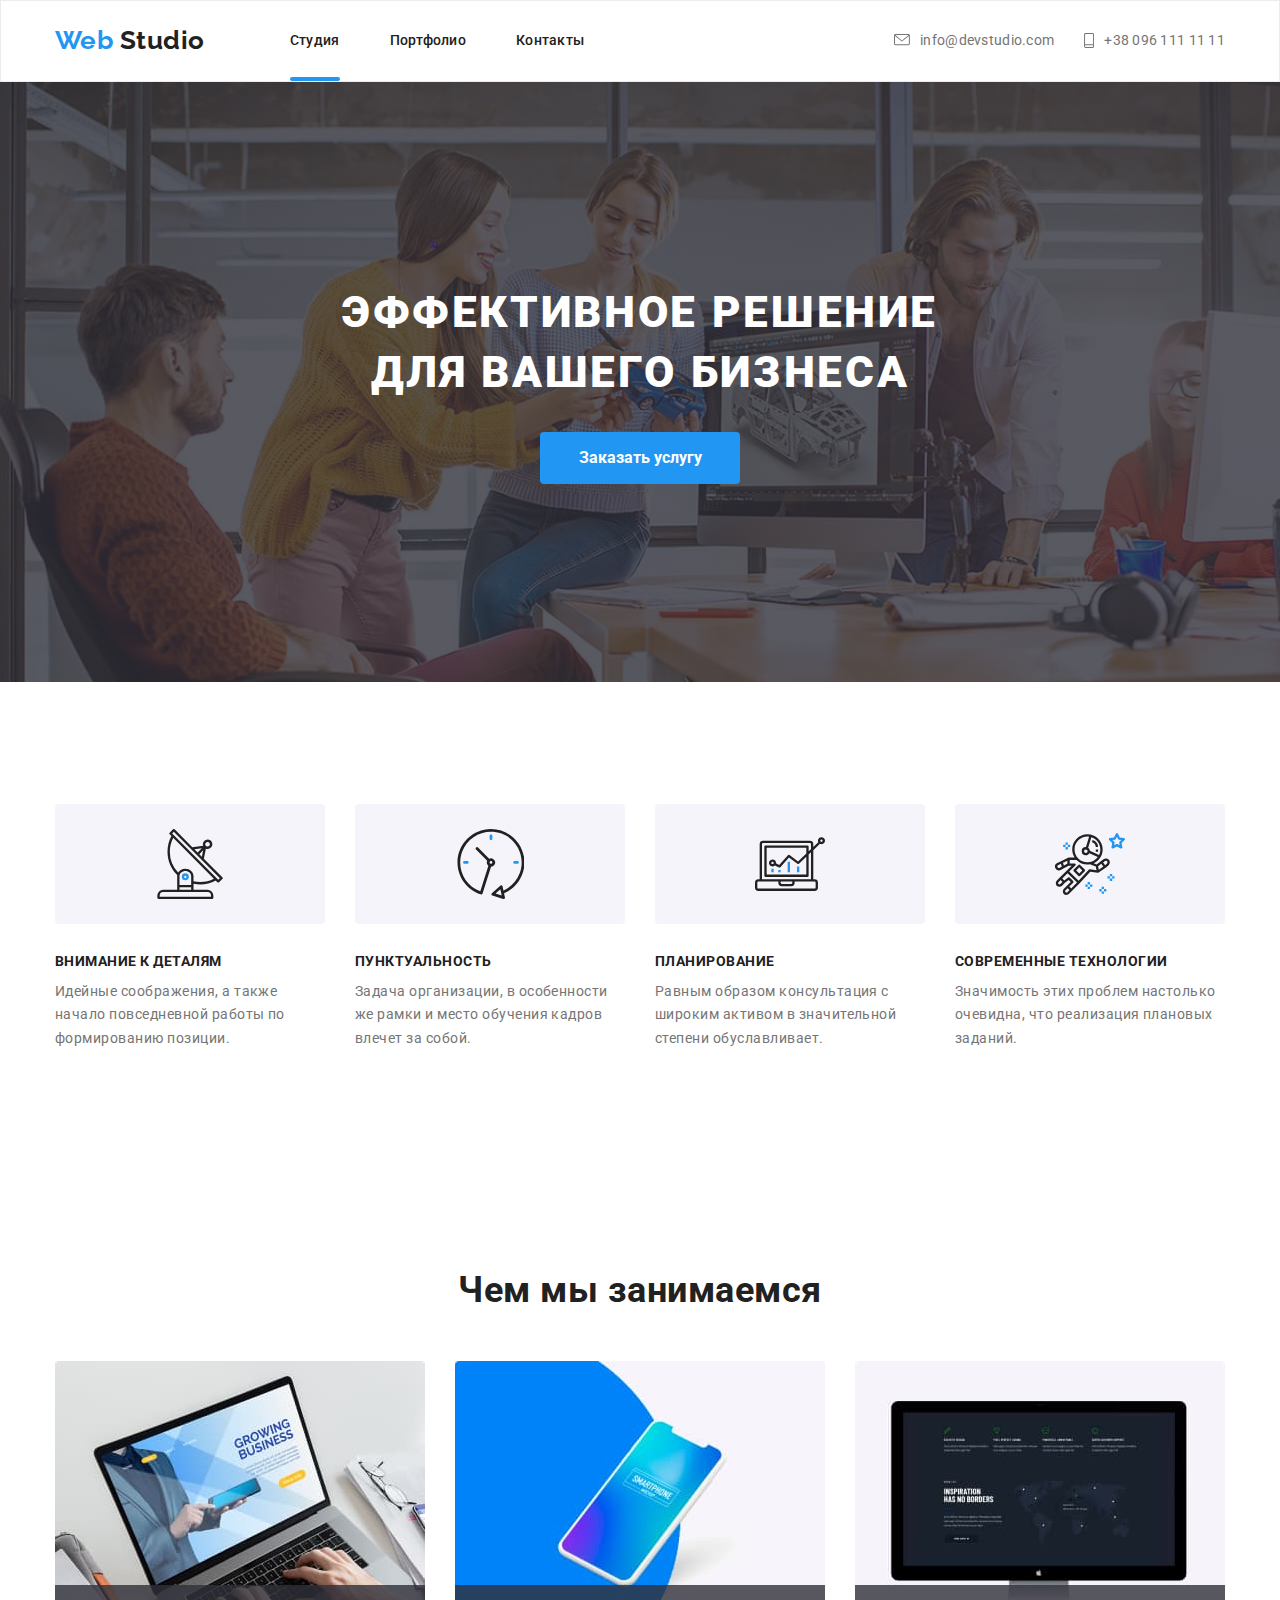
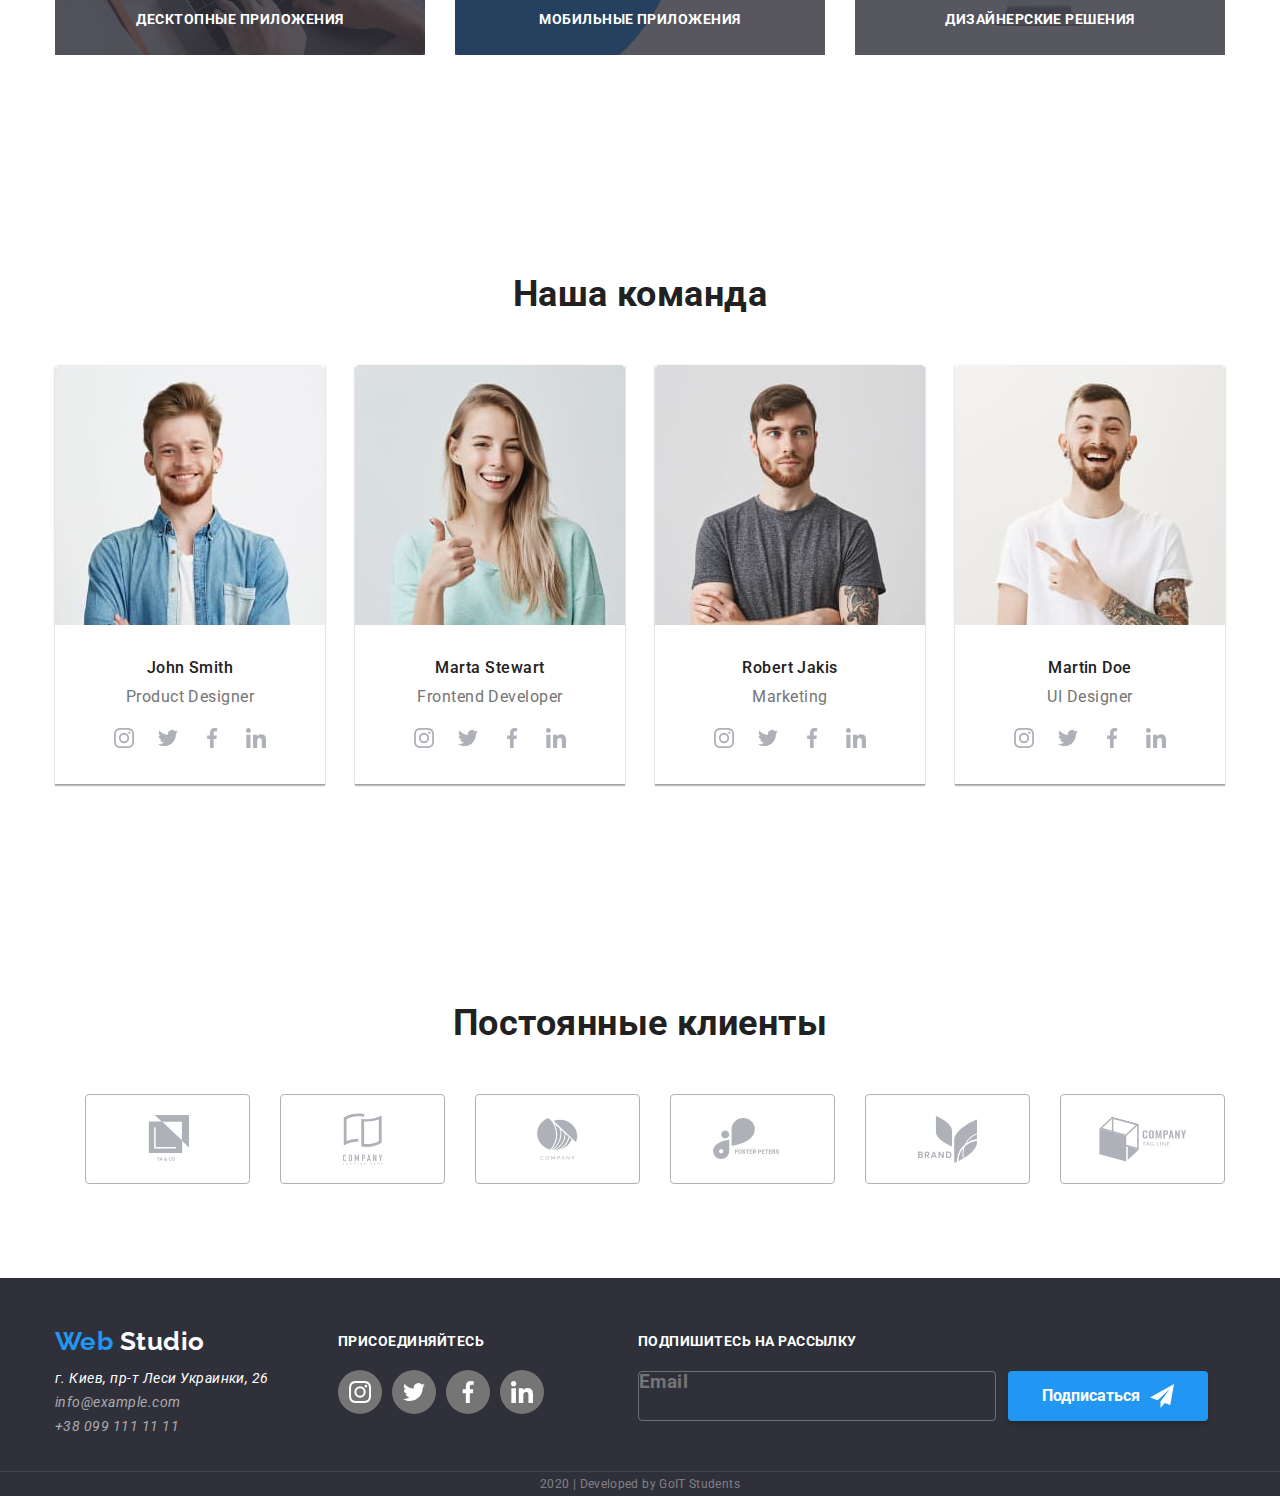
<file: index.html>
<!DOCTYPE html>
<html lang="ru">
  <head>
    <meta charset="UTF-8" />
    <meta name="viewport" content="width=device-width, initial-scale=1.0" />
    <title>Document</title>
    <link
      href="https://fonts.googleapis.com/css2?family=Raleway:wght@400;700&family=Roboto:wght@400;500;700;900&display=swap"
      rel="stylesheet"
    />
    <link
      rel="stylesheet"
      href="https://cdnjs.cloudflare.com/ajax/libs/modern-normalize/0.6.0/modern-normalize.min.css"
    />
    <link rel="stylesheet" href="./css/style.css" />
  </head>

  <body>
    <!-- HEADER -->
    <header class="page-header">
      <div class="container">
        <nav class="header-container">
          <a href="./index.html" class="header-logo link">
            Web <span class="header-accent"> Studio </span></a
          >
          <ul class="site-nav list">
            <li class="site-item">
              <a href="./index.html" class="site-link studio">Студия</a></li>
            <li class="site-item">
              <a href="./portfolio.html" class="site-link">Портфолио</a>
            </li>
            <li class="site-item"><a href="#" class="site-link">Контакты</a></li>
          </ul>
        </nav>
        <div class="contact-container">
          <ul class="contact-nav list">
            <li class="">
              <a href="mailto:info@devstudio.com" class="contact-nav link">
                <svg class="icon-mail" width="16px" height="11px">
                  <use href="./images/symbol-defs.svg#icon-mail"></use>
                </svg>
                info@devstudio.com</a
              >
            </li>
            <li>
              <a href="tel:+380961111111" class="contact-nav link">
                <svg class="icon-telefon">
                  <use href="./images/symbol-defs.svg#icon-telefon"></use>
                </svg>
                +38 096 111 11 11</a
              >
            </li>
          </ul>
        </div>
      </div>
    </header>

    <main>
      <section class="hero-section">
        <div class="hero">
          <h1 class="hero-title">
            эффективное решение <br> 
            для вашего бизнеса
          </h1>
          <button class="hero-button">Заказать услугу</button>
        </div>
      </section>

      <!-- Features -->
      <section class="section">
        <div class="section-container">
          <h2 class="is-hidden">Особенности</h2>
          <ul class="features-container list">
            <li class="features-card">
              <svg class="icon-antena">
                <use
                  href="./images/symbol-defs.svg#icon-antena"
                  width="70"
                  height="70"
                ></use>
              </svg>

              <h3 class="features-title">внимание к деталям</h3>
              <p class="features-text">
                Идейные соображения, а также начало повседневной работы по
                формированию позиции.
              </p>
            </li>

            <li class="features-card">
              <svg class="icon-clock">
                <use
                  href="./images/symbol-defs.svg#icon-clock"
                  width="70"
                  height="70"
                ></use>
              </svg>

              <h3 class="features-title">пунктуальность</h3>
              <p class="features-text">
                Задача организации, в особенности же рамки и место обучения
                кадров влечет за собой.
              </p>
            </li>
            <li class="features-card">
              <svg class="icon-diagram">
                <use
                  href="./images/symbol-defs.svg#icon-diagram"
                  width="70"
                  height="70"
                ></use>
              </svg>

              <h3 class="features-title">планирование</h3>
              <p class="features-text">
                Равным образом консультация с широким активом в значительной
                степени обуславливает.
              </p>
            </li>
            <li class="features-card">
              <svg class="icon-astronaut">
                <use
                  href="./images/symbol-defs.svg#icon-astronaut"
                  width="70"
                  height="70"
                ></use>
              </svg>

              <h3 class="features-title">современные технологии</h3>
              <p class="features-text">
                Значимость этих проблем настолько очевидна, что реализация
                плановых заданий.
              </p>
            </li>
          </ul>
        </div>
      </section>

      <!-- Чем мы занимаемся -->
      <section class="section">
        <div class="section-container">
          <h2 class="divace-title">Чем мы занимаемся</h2>
          <ul class="divace list">
            <li class="divace-card">
              <img
                src="./images/desctop_img.jpg"
                alt="Ноутбук"
                width="370"
                class="desctop-img"
              />
              <h3 class="divace-subtitle">десктопные приложения</h3>
            </li>
            <li class="divace-card">
              <img
                src="./images/mobile_img.jpg"
                alt="Телефон"
                width="370"
                class="mobile-img"
              />
              <h3 class="divace-subtitle">мобильные приложения</h3>
            </li>
            <li class="divace-card">
              <img
                src="./images/monitor_img.jpg"
                alt="Монитор"
                width="370"
                class="monitor-img"
              />
              <h3 class="divace-subtitle">дизайнерские решения</h3>
            </li>
          </ul>
        </div>
      </section>

      <!-- Наша команда -->
      <section class="section">
        <div class="team-container">
          <h2 class="team-title">Наша команда</h2>
          <ul class="team list">
            <li class="team-card">
              <img
                src="./images/johnsmith_img.jpg"
                alt="Фото Джон Смит"
                width="270"
                height="260"
              />
              <h3 class="team-subtitle">John Smith</h3>
              <p class="team-text">Product Designer</p>
              <ul class="team-icon list">
                <li class="icon-link">
                  <a href="#" class="team-link"
                    ><svg class="team-icon-instagram" width="44" height="44">
                      <use href="./images/symbol-defs.svg#icon-instagram"></use>
                    </svg>
                  </a>
                </li>
                <li class="icon-link">
                  <a href="#" class="team-link"
                    ><svg class="team-icon-twitter" width="44" height="44">
                      <use href="./images/symbol-defs.svg#icon-twitter"></use>
                    </svg>
                  </a>
                </li>
                <li class="icon-link">
                  <a href="#" class="team-link"
                    ><svg class="team-icon-facebook" width="44" height="44">
                      <use href="./images/symbol-defs.svg#icon-facebook"></use>
                    </svg>
                  </a>
                </li>
                <li class="icon-link">
                  <a href="#" class="team-link"
                    ><svg class="team-icon-linkedin" width="44" height="44">
                      <use href="./images/symbol-defs.svg#icon-linkedin"></use>
                    </svg>
                  </a>
                </li>
              </ul>
            </li>

            <li class="team-card">
              <img
                src="./images/martastewart_img.jpg"
                alt="Фото Марта Стюарт"
                width="270"
                height="260"
              />
              <h3 class="team-subtitle">Marta Stewart</h3>
              <p class="team-text">Frontend Developer</p>

              <ul class="team-icon list">
                <li class="icon-link">
                  <a href="#" class="team-link"
                    ><svg class="team-icon-instagram" width="44" height="44">
                      <use href="./images/symbol-defs.svg#icon-instagram"></use>
                    </svg>
                  </a>
                </li>
                <li class="icon-link">
                  <a href="#" class="team-link"
                    ><svg class="team-icon-twitter" width="44" height="44">
                      <use href="./images/symbol-defs.svg#icon-twitter"></use>
                    </svg>
                  </a>
                </li>
                <li class="icon-link">
                  <a href="#" class="team-link"
                    ><svg class="team-icon-facebook" width="44" height="44">
                      <use href="./images/symbol-defs.svg#icon-facebook"></use>
                    </svg>
                  </a>
                </li>
                <li class="icon-link">
                  <a href="#" class="team-link"
                    ><svg class="team-icon-linkedin" width="44" height="44">
                      <use href="./images/symbol-defs.svg#icon-linkedin"></use>
                    </svg>
                  </a>
                </li>
              </ul>
            </li>

            <li class="team-card">
              <img
                src="./images/robertjakis_img.jpg"
                alt="Фото Роберт Джакис"
                width="270"
                height="260"
              />
              <h3 class="team-subtitle">Robert Jakis</h3>
              <p class="team-text">Marketing</p>

              <ul class="team-icon list">
                <li class="icon-link">
                  <a href="#" class="team-link"
                    ><svg class="team-icon-instagram" width="44" height="44">
                      <use href="./images/symbol-defs.svg#icon-instagram"></use>
                    </svg>
                  </a>
                </li>
                <li class="icon-link">
                  <a href="#" class="team-link"
                    ><svg class="team-icon-twitter" width="44" height="44">
                      <use href="./images/symbol-defs.svg#icon-twitter"></use>
                    </svg>
                  </a>
                </li>
                <li class="icon-link">
                  <a href="#" class="team-link"
                    ><svg class="team-icon-facebook" width="44" height="44">
                      <use href="./images/symbol-defs.svg#icon-facebook"></use>
                    </svg>
                  </a>
                </li>
                <li class="icon-link">
                  <a href="#" class="team-link"
                    ><svg class="team-icon-linkedin" width="44" height="44">
                      <use href="./images/symbol-defs.svg#icon-linkedin"></use>
                    </svg>
                  </a>
                </li>
              </ul>
            </li>

            <li class="team-card">
              <img
                src="./images/martindoe_img.jpg"
                alt="Фото Мартин Доу"
                width="270"
                height="260"
              />
              <h3 class="team-subtitle">Martin Doe</h3>
              <p class="team-text">UI Designer</p>

              <ul class="team-icon list">
                <li class="icon-link">
                  <a href="#" class="team-link"
                    ><svg class="team-icon-instagram" width="44" height="44">
                      <use href="./images/symbol-defs.svg#icon-instagram"></use>
                    </svg>
                  </a>
                </li>
                <li class="icon-link">
                  <a href="#" class="team-link"
                    ><svg class="team-icon-twitter" width="44" height="44">
                      <use href="./images/symbol-defs.svg#icon-twitter"></use>
                    </svg>
                  </a>
                </li>
                <li class="icon-link">
                  <a href="#" class="team-link"
                    ><svg class="team-icon-facebook" width="44" height="44">
                      <use href="./images/symbol-defs.svg#icon-facebook"></use>
                    </svg>
                  </a>
                </li>
                <li class="icon-link">
                  <a href="#" class="team-link"
                    ><svg class="team-icon-linkedin" width="44" height="44">
                      <use href="./images/symbol-defs.svg#icon-linkedin"></use>
                    </svg>
                  </a>
                </li>
              </ul>
            </li>
          </ul>
        </div>
      </section>

      <!-- Постоянные клиенты -->
      <section class="section">
        <div class="customer-container">
          <h2 class="customer-title">Постоянные клиенты</h2>

          <ul class="customer list">
            <li class="customer-logo">
              <a href="#" class="customer-link">
                <svg class="icon-logo_1">
                  <use href="./images/symbol-defs.svg#icon-logo_1"></use>
                </svg>
              </a>
            </li>
            <li class="customer-logo">
              <a href="#" class="customer-link">
                <svg class="icon-logo_2">
                  <use href="./images/symbol-defs.svg#icon-logo_2"></use>
                </svg>
              </a>
            </li>
            <li class="customer-logo">
              <a href="#" class="customer-link">
                <svg class="icon-logo_3">
                  <use href="./images/symbol-defs.svg#icon-logo_3"></use>
                </svg>
              </a>
            </li>
            <li class="customer-logo">
              <a href="#" class="customer-link">
                <svg class="icon-logo_4">
                  <use href="./images/symbol-defs.svg#icon-logo_4"></use>
                </svg>
              </a>
            </li>
            <li class="customer-logo">
              <a href="#" class="customer-link">
                <svg class="icon-logo_5">
                  <use href="./images/symbol-defs.svg#icon-logo_5"></use>
                </svg>
              </a>
            </li>
            <li class="customer-logo">
              <a href="#" class="customer-link">
                <svg class="icon-logo_6">
                  <use href="./images/symbol-defs.svg#icon-logo_6"></use>
                </svg>
              </a>
            </li>
          </ul>
        </div>
      </section>
    </main>

    <!-- Подвал -->
    <footer>
      <div class="footer-container">
        <div class="address">
          <a href="./index.html" class="address-logo link">
            Web <span class="logo-accent"> Studio </span>
          </a>

          <address class="address-title">
            г. Киев, пр-т Леси Украинки, 26 <br />

            <a href="mailto:info@devstudio.com" class="address-link">
              info@example.com
            </a>
            <a href="tel:+380961111111" class="address-link"
              >+38 099 111 11 11</a
            >
          </address>
        </div>

        <div class="connect">
          <h2><strong class="connect-text">присоединяйтесь</strong></h2>
          <ul class="social list">
            <li class="socials">
              <a href="#" class="socials-link"
                ><svg class="icon-instagram" width="44" height="44">
                  <use href="./images/symbol-defs.svg#icon-instagram"></use>
                </svg>
              </a>
            </li>
            <li class="socials">
              <a href="#" class="socials-link">
                <svg class="icon-twitter" width="44" height="44">
                  <use href="./images/symbol-defs.svg#icon-twitter"></use>
                </svg>
              </a>
            </li>
            <li class="socials">
              <a href="#" class="socials-link">
                <svg class="icon-facebook" width="44" height="44">
                  <use href="./images/symbol-defs.svg#icon-facebook"></use>
                </svg>
              </a>
            </li>
            <li class="socials">
              <a href="#" class="socials-link">
                <svg class="icon-linkedin" width="44" height="44">
                  <use href="./images/symbol-defs.svg#icon-linkedin"></use>
                </svg>
              </a>
            </li>
          </ul>
        </div>
        <div class="flex-bottom">
          <h2>
            <strong class="footer-text">подпишитесь на рассылку</strong>
          </h2>
          <div class="mail-icon">
            <h3 class="mail-btn">Email</h3>
            <button class="btn-footer" aria-label="Подписаться">
              Подписаться
              <svg class="icon-send" width="24" height="24">
                  <use href="./images/symbol-defs.svg#icon-send"></use>
                </svg>
            </button>
          </div>
        </div>
      </div>
      <p class="autor">2020 | Developed by GoIT Students</p>
    </footer>
  </body>
</html>
</file>
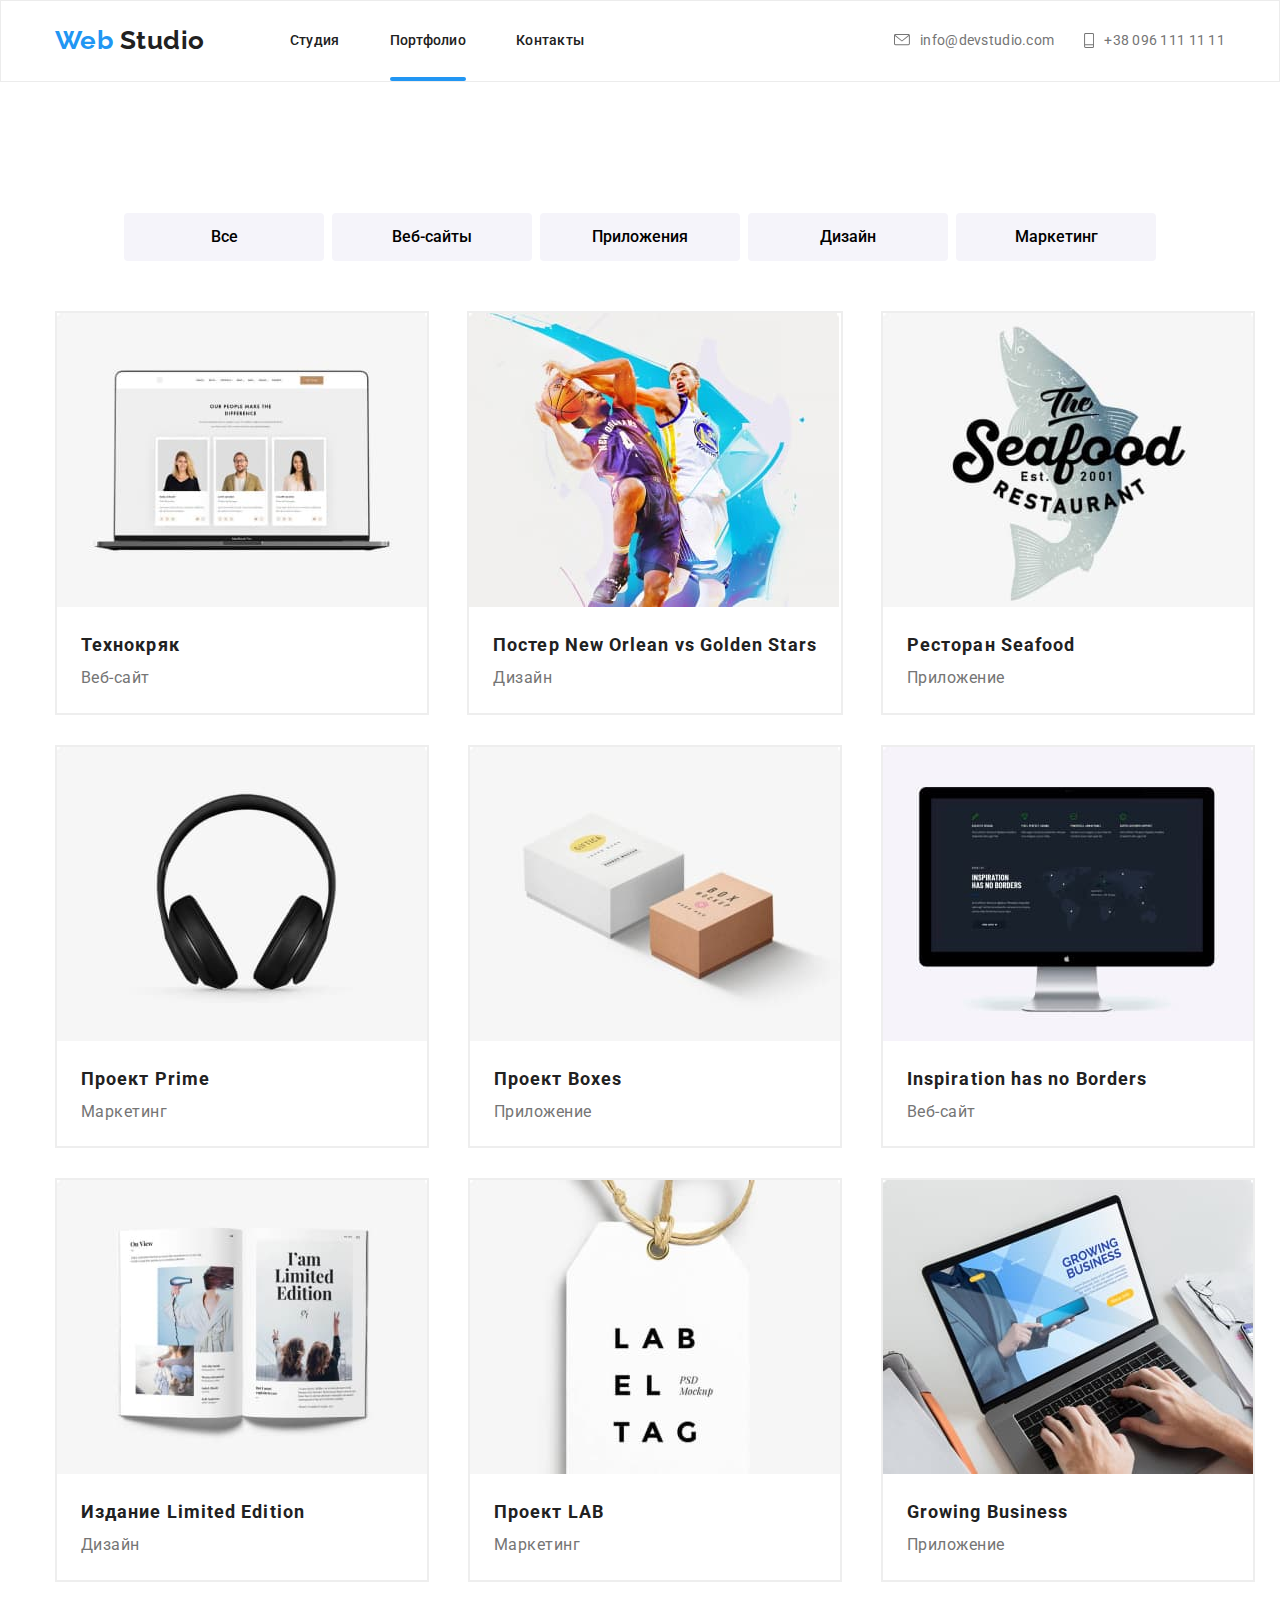
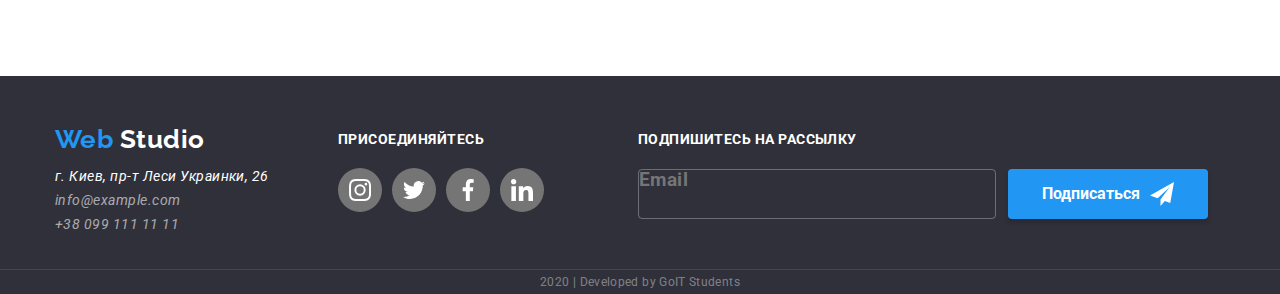
<file: portfolio.html>
<!DOCTYPE html>
<html lang="ru">
  <head>
    <meta charset="UTF-8" />
    <meta name="viewport" content="width=device-width, initial-scale=1.0" />
    <title>Document</title>
    <link
      href="https://fonts.googleapis.com/css2?family=Raleway:wght@400;700&family=Roboto:wght@400;500;700;900&display=swap"
      rel="stylesheet"
    />
    <link
      rel="stylesheet"
      href="https://cdnjs.cloudflare.com/ajax/libs/modern-normalize/0.6.0/modern-normalize.min.css"
    />
    <link rel="stylesheet" href="./css/style.css" />
  </head>

  <body>
    <!-- HEADER -->
    <header class="page-header">
      <div class="container">
        <nav class="header-container">
          <a href="./index.html" class="header-logo link">
            Web <span class="header-accent"> Studio </span></a
          >
          <ul class="site-nav list">
            <li class="site-item">
              <a href="./index.html" class="site-link">Студия</a></li>
            <li class="site-item">
              <a href="./portfolio.html" class="site-link portfolio">Портфолио</a>
            </li>
            <li class="site-item"><a href="#" class="site-link">Контакты</a></li>
          </ul>
        </nav>
        <div class="contact-container">
          <ul class="contact-nav list">
            <li class="">
              <a href="mailto:info@devstudio.com" class="contact-nav link">
                <svg class="icon-mail" width="16px" height="11px">
                  <use href="./images/symbol-defs.svg#icon-mail"></use>
                </svg>
                info@devstudio.com</a
              >
            </li>
            <li>
              <a href="tel:+380961111111" class="contact-nav link">
                <svg class="icon-telefon">
                  <use href="./images/symbol-defs.svg#icon-telefon"></use>
                </svg>
                +38 096 111 11 11</a
              >
            </li>
          </ul>
        </div>
      </div>
    </header>

    <main>
      <section class="section">
        <div class="container-portfolio">
          <h1 class="is-hidden">Примеры работ</h1>
          <ul class="filter list">
            <li class="filter-btn">
              <button class="button-portfolio">Все</button>
            </li>
            <li class="filter-btn">
              <button class="button-portfolio">Веб-сайты</button>
            </li>
            <li class="filter-btn">
              <button class="button-portfolio">Приложения</button>
            </li>
            <li class="filter-btn">
              <button class="button-portfolio">Дизайн</button>
            </li>
            <li class="filter-btn">
              <button class="button-portfolio">Маркетинг</button>
            </li>
          </ul>
         
          <ul class="card-container list">
            <li class="card">
              <a href="#" class="card-link">
                <div class="card-overlay">
                <img class="card-img"
                  src="./images/tehnockak_img.jpg"
                  alt="Технокряк"
                  width="370"/>
                  
                 <p class="card-text">
                  Технокряк это современная площадка распространения коронавируса.
                  Компании используют эту платформу для цифрового шпионажа и атак на
                  защищённые сервера конкурентов.
                </p>
              </div>
              <div class="card-down">
                 <h2 class="card-title">Технокряк</h2>
                <p class="card-subtitle">Веб-сайт</p>
               </div>  
              </a>
            </li>

            <li class="card">
              <a href="#" class="card-link">
                <div class="card-overlay">
                <img class="card-img"
                  src="./images/neworlean_img.jpg"
                  alt="Баскетбол"
                  width="370"
                />
                
                <p class="card-text">
                  Технокряк это современная площадка распространения коронавируса.
                  Компании используют эту платформу для цифрового шпионажа и атак на
                  защищённые сервера конкурентов.
                </p>
              </div>
                <div class="card-down">
                  <h2 class="card-title">Постер New Orlean vs Golden Stars</h2>
                  <p class="card-subtitle">Дизайн</p></div>
              </a>
            </li>

            <li class="card">
              <a href="#" class="card-link">
                <div class="card-overlay">
                  <img class="card-img"
                    src="./images/seafood_img.jpg"
                    alt="Ресторан Seafood"
                    width="370"
                  />
                  
                  <p class="card-text">
                    Технокряк это современная площадка распространения коронавируса.
                    Компании используют эту платформу для цифрового шпионажа и атак на
                    защищённые сервера конкурентов.
                  </p>
                </div>
                <div class="card-down">
                  <h2 class="card-title">Ресторан Seafood</h2>
                  <p class="card-subtitle">Приложение</p>
                </div>  
                </a>
            </li>

            <li class="card">
              <a href="#" class="card-link">
                <div class="card-overlay">
                  <img class="card-img"
                  src="./images/prime_img.jpg"
                  alt="Проект Prime"
                  width="370"
                />
                <p class="card-text">
                  Технокряк это современная площадка распространения коронавируса.
                  Компании используют эту платформу для цифрового шпионажа и атак на
                  защищённые сервера конкурентов.
                </p>
              </div>
                <div class="card-down">
                  <h2 class="card-title">Проект Prime</h2>
                  <p class="card-subtitle">Маркетинг</p>
                </div>
                </a>
            </li>

            <li class="card">
              <a href="#" class="card-link">
                <div class="card-overlay">
                <img class="card-img"
                  src="./images/boxes_img.jpg"
                  alt="Проект Boxes"
                  width="370"
                />
                
                <p class="card-text">
                  Технокряк это современная площадка распространения коронавируса.
                  Компании используют эту платформу для цифрового шпионажа и атак на
                  защищённые сервера конкурентов.
                </p>
                </div>
                <div class="card-down">
                  <h2 class="card-title">Проект Boxes</h2>
                  <p class="card-subtitle">Приложение</p>
                </div>
              </a>
            </li>

            <li class="card">
              <a href="#" class="card-link">
                <div class="card-overlay">
                  <img class="card-img"
                    src="./images/borders_img.jpg"
                    alt="Проект Borders"
                    width="370"
                  />
                  
                  <p class="card-text">
                    Технокряк это современная площадка распространения коронавируса.
                    Компании используют эту платформу для цифрового шпионажа и атак на
                    защищённые сервера конкурентов.
                  </p>
                </div>
                  <div class="card-down"> 
                    <h2 class="card-title">Inspiration has no Borders</h2>
                    <p class="card-subtitle">Веб-сайт</p>
                  </div>
                </a>
            </li>

            <li class="card">
              <a href="#" class="card-link">
                <div class="card-overlay">
                  <img class="card-img"
                    src="./images/limitededition_img.jpg"
                    alt="Издание Limited Edition"
                    width="370"
                  />
                  
                  <p class="card-text">
                    Технокряк это современная площадка распространения коронавируса.
                    Компании используют эту платформу для цифрового шпионажа и атак на
                    защищённые сервера конкурентов.
                  </p>
                </div>
                  <div class="card-down">             
                    <h2 class="card-title">Издание Limited Edition</h2>
                    <p class="card-subtitle">Дизайн</p>
                  </div>
                </a>
            </li>

            <li class="card">
              <a href="#" class="card-link">
                <div class="card-overlay">
                  <img class="card-img"
                  src="./images/lab_img.jpg" 
                  alt="Проект LAB" 
                  width="370" />
                  
                  <p class="card-text">
                    Технокряк это современная площадка распространения коронавируса.
                    Компании используют эту платформу для цифрового шпионажа и атак на
                    защищённые сервера конкурентов.
                  </p>
                </div>
                <div class="card-down">
                  <h2 class="card-title">Проект LAB</h2>
                  <p class="card-subtitle">Маркетинг</p>
                </div>
              </a>
            </li>
            <li class="card">
              
              <a href="#" class="card-link">
                  <div class="card-overlay">
                  <img class="card-img"
                    src="./images/growingbusiness_img.jpg"
                    alt="Growing Business"
                    width="370"
                  />
                  
                  <p class="card-text">
                    Технокряк это современная площадка распространения коронавируса.
                    Компании используют эту платформу для цифрового шпионажа и атак на
                    защищённые сервера конкурентов.
                  </p>
                </div>
                <div class="card-down">
                  <h2 class="card-title">Growing Business</h2>
                  <p class="card-subtitle">Приложение</p>
                </div>
              </a>
            </li>
          </ul>
        </div>
      </section>
     
    </main>

    <!-- Подвал -->
    <footer>
      <div class="footer-container">
        <div class="address">
          <a href="./index.html" class="address-logo link">
            Web <span class="logo-accent"> Studio </span>
          </a>

          <address class="address-title">
            г. Киев, пр-т Леси Украинки, 26 <br />

            <a href="mailto:info@devstudio.com" class="address-link">
              info@example.com
            </a>
            <a href="tel:+380961111111" class="address-link"
              >+38 099 111 11 11</a
            >
          </address>
        </div>

        <div class="connect">
          <h2><strong class="connect-text">присоединяйтесь</strong></h2>
          <ul class="social list">
            <li class="socials">
              <a href="#" class="socials-link"
                ><svg class="icon-instagram" width="44" height="44">
                  <use href="./images/symbol-defs.svg#icon-instagram"></use>
                </svg>
              </a>
            </li>
            <li class="socials">
              <a href="#" class="socials-link">
                <svg class="icon-twitter" width="44" height="44">
                  <use href="./images/symbol-defs.svg#icon-twitter"></use>
                </svg>
              </a>
            </li>
            <li class="socials">
              <a href="#" class="socials-link">
                <svg class="icon-facebook" width="44" height="44">
                  <use href="./images/symbol-defs.svg#icon-facebook"></use>
                </svg>
              </a>
            </li>
            <li class="socials">
              <a href="#" class="socials-link">
                <svg class="icon-linkedin" width="44" height="44">
                  <use href="./images/symbol-defs.svg#icon-linkedin"></use>
                </svg>
              </a>
            </li>
          </ul>
        </div>
        <div class="flex-bottom">
          <h2>
            <strong class="footer-text">подпишитесь на рассылку</strong>
          </h2>
          <div class="mail-icon">
            <h3 class="mail-btn">Email</h3>
            <button class="btn-footer" aria-label="Подписаться">
              Подписаться
              <svg class="icon-send" width="24" height="24">
                  <use href="./images/symbol-defs.svg#icon-send"></use>
                </svg>
            </button>
          </div>
        </div>
      </div>
      <p class="autor">2020 | Developed by GoIT Students</p>
    </footer>
  </body>
</html>
</file>
<file: css/style.css>
:root {
  --primary-text-color: #757575; /* Вторичный цвет текста */
  --title-text-color: #212121; /*Цвет основного текста */
  --accent-color: #2196f3; /*Акцент */
  --primary-white-color: #ffffff; /* Белый цвет */
  /* опциональный цвет текста rgba(255, 255, 255, 0.6) 
  rgba(255, 255, 255, 0.4); */
  /* Вторичный цвет фона #F5F4FA */
}

/* Для того чтобы не задавать box-sizing каждому элементу отдельно */
html {
  box-sizing: border-box;
}

/*всем элементам и псевдоэлементам, при помощи универсального селектора *, задаётся наследование box-sizing от предка*/
*,
*::before,
*::after {
  box-sizing: inherit;
}

body {
  margin: 0;
  background-color: #ffffff;
  color: #212121;

  font-family: Roboto, sans-serif;
  letter-spacing: 0.03em;
}

.list {
  list-style: none;
  padding: 0;
  margin: 0;
}

.link {
  display: block;
  margin-top: 0;
  margin-bottom: 0;
  text-decoration: none;
  padding-bottom: 25px;
  padding-top: 24px;
}

.is-hidden {
  margin-top: 0;
  margin-bottom: 0;
  visibility: hidden; /*Прячет заголовок */
}

.section {
  padding-top: 94px;
  padding-bottom: 94px;
  border: 2px;
}

/* Heder */
.page-header {
  border: 1px solid #ececec;
}

.container {
  display: flex;
  align-items: center;
  margin-left: auto;
  margin-right: auto;
  padding-left: 15px;
  padding-right: 15px;
  margin-top: 0;
  margin-bottom: 0;
  width: 1200px;
}

.header-container {
  display: flex;
  align-items: center;
}

.header-logo {
  display: inline-block;
  margin-bottom: 0;
  margin-top: 0;
  color: var(--accent-color);

  font-family: Raleway;
  font-weight: 700;
  font-size: 26px;
  line-height: 1.19;
}

.header-accent {
  color: var(--title-text-color);
}

.site-nav {
  display: flex;
  margin-left: 85px;
  margin-top: 0;
  margin-bottom: 0;
  padding: 0;
  font-weight: 500;
  font-size: 14px;
  line-height: 1.14;
  letter-spacing: 0.02em;
  /* align-items: center; */
    /* position: absolute; */
  /* outline: 2px solid blue; */
}

.site-item {
  margin-right: 50px;
}
.site-item:last-child {
  margin-right: 0;
}
.site-link {
  display: block;
  /* margin-top: 0;
  margin-bottom: 0; */
  text-decoration: none;
  padding-bottom: 32px;
  padding-top: 32px;
  color: var(--title-text-color);
  position: relative;
  
  transition-property: color;
  transition-duration: 250ms;
  transition-timing-function: cubic-bezier(0.4, 0, 0.2, 1);
}
.portfolio::after, .studio::after{

  content: '';
  display: block;
  width: 100%;
  height: 4px;
  position: absolute;
  bottom: 0;
  background-color: #2196F3;
  border-radius: 2px;
  /* margin-bottom: 0; */
}


.contact-container {
  display: flex;
  margin-left: auto;
  /* outline: 2px solid blueviolet; */
}
.contact-nav li:last-child {
  margin-left: 30px;
}
.contact-nav {
  display: flex;
  justify-content: flex-end;
  margin-top: 0;
  margin-bottom: 0;
  align-items: center;
  font-size: 14px;
  line-height: 1.14;
  letter-spacing: 0.02em;
  color: var(--primary-text-color);
  
  fill: currentColor;
  transition-property: color, fill;
  transition-duration: 250ms;
  transition-timing-function: cubic-bezier(0.4, 0, 0.2, 1);
  /* outline: 2px solid fuchsia; */
}

.contact-nav .icon-mail {
  height: 12px;
  margin-right: 10px;
  background-size: contain;
  
}

.contact-nav .icon-telefon {
  width: 10px;
  height: 15px;
  margin-right: 10px;
}

.site-link:hover,
.contact-nav .link:hover,
.site-link:focus,
.contact-nav .link:focus {
  color: var(--accent-color);
  fill: var(--accent-color);
}

/* Hero */

.hero-section {
  max-width: 1600px;
  height: 600px;
  margin-left: auto;
  margin-right: auto;
  background-color: var(--primary-text-color);
  background-image: linear-gradient(
      to right,
      rgba(47, 48, 58, 0.8),
      rgba(47, 48, 58, 0.8)
    ),
    url("../images/header_img.jpg");
}

.hero {
  text-align: center;
  height: 600px;
}

.hero-title {
  margin-top: 0;
  margin-bottom: 0;
  padding-top: 200px;
  padding-bottom: 30px;
  color: var(--primary-white-color);

  font-weight: 900;
  font-size: 44px;
  line-height: 1.37;
  text-align: center;
  letter-spacing: 0.06em;
  text-transform: uppercase;
}
.hero-button {
  border-radius: 4px;
  padding: 10px 32px;
  min-width: 200px;
  color: var(--primary-white-color);
  background-color: var(--accent-color);
  border: 1px solid transparent;
  font-weight: 700;
  font-size: 16px;
  line-height: 1.87;
  text-align: center;
  text-transform: none;
  transition-property: color, background-color;
  transition-duration: 250ms;
  transition-timing-function: cubic-bezier(0.4, 0, 0.2, 1);
}

.hero-button:hover,
.hero-button:focus {
  background-color: var(--primary-white-color);
  color: var(--accent-color);
}

/* Features */

.section-container {
  display: flex;
  flex-wrap: wrap;
  margin-top: 0;
  margin-bottom: 0;
  margin-left: auto;
  margin-right: auto;
  padding-left: 15px;
  padding-right: 15px;
  width: 1200px;
  justify-content: center;
  /* outline: 2px solid blueviolet; */
}

.features-container {
  display: flex;
  margin-left: auto;
  margin-right: auto;
  margin-bottom: 0;
  /* outline: 2px solid tomato; */
}
.features-card {
  margin-left: 30px;
}

.features-card:first-child {
  margin-left: 0px;
}

.icon-antena {
  display: block;
  width: 270px;
  height: 120px;
  background: #f5f4fa;
  padding: 25px 102px;
  border-radius: 4px;
}

.icon-clock {
  padding: 0;
  display: block;
  width: 270px;
  height: 120px;
  background: #f5f4fa;
  padding: 25px 101px;
  border-radius: 4px;
}

.icon-diagram {
  display: block;
  width: 270px;
  height: 120px;
  background: #f5f4fa;
  padding: 25px 100px;
  border-radius: 4px;
}
.icon-astronaut {
  display: block;
  width: 270px;
  height: 120px;
  background: #f5f4fa;
  padding: 25px 100px;
  border-radius: 4px;
}

.features-title {
  margin-bottom: 10px;
  margin-top: 30px;
  color: var(--title-text-color);
  font-weight: 700;
  font-size: 14px;
  line-height: 1.14;
  text-transform: uppercase;
  /* outline: 2px solid blueviolet; */
}

.features-text {
  margin-top: 0;
  margin-bottom: 0;
  font-weight: 400;
  font-size: 14px;
  line-height: 1.7;
  color: var(--primary-text-color);
  /* outline: 2px solid blueviolet; */
}

/* Чем мы занимаемся */

.divace-title {
  font-style: 700;
  font-size: 36px;
  line-height: 1.17;
  margin-bottom: 50px;
}

.divace {
  display: flex;

  /* outline: 2px solid tomato; */
}

.divace-card {
  display: block;
  margin-left: 30px;
  position: relative;
}

.divace-card:first-child {
  margin-left: 0;
}
.desctop-img {
  display: block;
}
.mobile-img {
  display: block;
  height: 294px;
  background-image: url(../images/mobile_img.jpg);
  background-position: center;
}

.monitor-img {
  display: block;
}

.divace-subtitle {
  position: absolute;
  left: 0;
  bottom: 0;
  width: 370px;
  height: 70px;
  background-color: rgba(47, 48, 58, 0.8);
  color: var(--primary-white-color);
  margin-top: 0;
  margin-bottom: 0;
  font-weight: 700;
  font-size: 14px;
  line-height: 1.14;
  text-align: center;
  text-transform: uppercase;
  padding: 27px;
  background-position: bottom;
}

/* Наша команда */

.team-container {
  display: flex;
  flex-wrap: wrap;
  margin-top: 0;
  margin-bottom: 0;
  margin-left: auto;
  margin-right: auto;
  padding-left: 15px;
  padding-right: 15px;
  width: 1200px;
  justify-content: center;
  /* outline: 2px solid blueviolet; */
}

.team-title {
  font-style: 700;
  font-size: 36px;
  line-height: 1.17;
  margin-bottom: 50px;
}

.team {
  display: flex;
  /* outline: 2px solid tomato; */
}

.team-card {
  flex-wrap: wrap;
  margin-left: 30px;
  background: #ffffff;
  box-shadow: 0px 2px 1px rgba(0, 0, 0, 0.2), 0px 1px 1px rgba(0, 0, 0, 0.14),
    0px 1px 3px rgba(0, 0, 0, 0.12);
  /* outline: 2px solid tomato; */
}

.team-card:first-child {
  margin-left: 0;
}

.team-subtitle {
  margin-left: auto;
  margin-right: auto;
  margin-top: 30px;
  margin-bottom: 10px;
  text-align: center;
  color: var(--title-text-color);
  font-weight: 500;
  font-size: 16px;
}

.team-text {
  margin-left: auto;
  margin-right: auto;
  margin-top: 0;
  margin-bottom: 10px;
  text-align: center;
  color: var(--primary-text-color);
  font-size: 16px;
}

.team-icon {
  display: flex;
  justify-content: center;

  padding-bottom: 24px;
  /* outline: 2px solid tomato; */
}

.icon-link {
  display: flex;
  /* outline: 2px solid tomato; */
}
.icon-link:first-child {
  margin-left: 0;
}
.team-link:focus,
.team-link:hover {
  background-color: var(--accent-color);
  fill: #ffffff;
}
.team-link {
  display: flex;
  margin-top: 0;
  margin-bottom: 0;
  text-decoration: none;
  padding: 0;
  border-radius: 50%;
  width: 44px;
  height: 44px;
  justify-content: center;
  fill: #afb1b8;
  transition-property: fill, background-color;
  transition-duration: 250ms;
  transition-timing-function: cubic-bezier(0.4, 0, 0.2, 1);
}

.team-icon-instagram {
  width: 20px;
  background-size: contain;
}

.team-icon-twitter {
  width: 20px;
  background-size: contain;
}

.team-icon-facebook {
  width: 20px;
  background-size: contain;
}

.team-icon-linkedin {
  width: 20px;
  background-size: contain;
}

/* Постоянные клиенты */

.customer-container {
  margin-top: 0;
  margin-bottom: 0;
  margin-left: auto;
  margin-right: auto;
  padding-left: 15px;
  padding-right: 15px;
  width: 1200px;

  /* outline: 2px solid blueviolet; */
}

.customer-title {
  font-style: 700;
  font-size: 36px;
  line-height: 1.17;
  margin-bottom: 50px;
  text-align: center;
}

.customer {
  display: flex;
  /* outline: 2px solid tomato; */
}

.customer-logo {
  margin-left: 30px;
  width: 170px;
  height: 90px;
  border: 1px solid #afb1b8;
  border-radius: 4px;
  fill: #afb1b8;
  transition-property: fill, border;
  transition-duration: 250ms;
  transition-timing-function: cubic-bezier(0.4, 0, 0.2, 1);
}
  
}

.customer-logo:first-child {
  margin-left: 0;
}

.customer-link {
  display: flex;
  align-items: center;
  width: 100%;
  height: 100%;

  align-items: center;
  justify-content: center;
  fill: inherit;
}

.icon-logo_1 {
  width: 44px;
  height: 49px;
}

.customer-logo:hover,
.customer-logo:focus {
  border: 1px solid var(--accent-color);
  fill: var(--accent-color);
}

.customer-logo .icon-logo_2 {
  width: 40px;
  height: 52px;
}

.customer-logo .icon-logo_3 {
  width: 41px;
  height: 42px;
}

.customer-logo .icon-logo_4 {
  width: 79px;
  height: 42px;
}

.customer-logo .icon-logo_5 {
  width: 59px;
  height: 47px;
}

.customer-logo .icon-logo_6 {
  width: 88px;
  height: 45px;
}

/* Подвал */
footer {
  margin-top: 0;
  margin-bottom: 0;
  margin-left: auto;
  margin-right: auto;

  background-color: #2f303a;
}

.footer-container {
  display: flex;
  margin-left: auto;
  margin-right: auto;
  margin-top: 0;
  margin-bottom: 0;
  padding-left: 15px;
  padding-right: 15px;
  width: 1200px;

  /* outline: 2px solid white; */
}

.address {
  display: inline-block;
  margin-top: 0;
  margin-bottom: 0;
  align-items: center;

  /* outline: 2px solid white; */
}
.address-logo {
  display: block;
  margin-top: 0;
  margin-bottom: 0;

  color: var(--accent-color);

  font-family: Raleway;
  font-weight: 700;
  font-size: 26px;
  line-height: 1.19;
}
.logo-accent {
  color: var(--primary-white-color);
}

.footer-text {
  display: flex;

  margin-top: 0;
  margin-bottom: 0;
  margin-left: auto;
  margin-right: auto;
  color: var(--primary-white-color);

  font-weight: 700;
  font-size: 14px;
  line-height: 1.14;
  text-transform: uppercase;
}

.address .link {
  display: block;
  margin-top: 0;
  margin-bottom: 0;
  text-decoration: none;
  padding-bottom: 10px;
  padding-top: 48px;
}

.address-title {
  margin-top: 0;
  margin-bottom: 0;
  margin-left: auto;
  margin-right: auto;
  color: #ffffff;
  font-weight: 400;
  font-size: 14px;
  line-height: 1.71;
}

.address-link {
  display: flex;
  display: block;
  text-decoration: none;
  margin-top: 0;
  margin-bottom: 0;
  color: rgba(255, 255, 255, 0.6);
}

.connect {
  display: inline;
  margin-right: 94px;
  margin-left: 69px;
  margin-top: 0;
  margin-bottom: 0;
  padding-top: 56px;
}

.connect > h2 {
  margin-top: 0;
}

.connect-text {
  display: flex;

  margin-top: 0;
  margin-bottom: 0;
  margin-left: auto;
  margin-right: auto;
  color: var(--primary-white-color);

  font-weight: 700;
  font-size: 14px;
  line-height: 1.14;
  text-transform: uppercase;
}

.social {
  display: flex;
  margin-right: 0;
  margin-top: 0;
  margin-bottom: 0;
}

.socials {
  display: flex;
  margin-right: 10px;
  margin-top: 0;
  margin-bottom: 0;
  text-align: center;
}

.socials:last-child {
  margin-right: 0;
}

.socials-link {
  display: inline-block;
  margin-top: 0;
  margin-bottom: 0;
  text-decoration: none;
  padding: 0;
  background-color: var(--primary-text-color);
  border-radius: 50%;
  width: 44px;
  height: 44px;
  transition-property: background-color;
  transition-duration: 250ms;
  transition-timing-function: cubic-bezier(0.4, 0, 0.2, 1);
}

.socials-link:focus,
.socials-link:hover {
  background-color: var(--accent-color);
}

.icon-instagram {
  width: 22px;
  background-size: contain;
  fill: var(--primary-white-color);
}

.icon-twitter {
  width: 22px;

  background-size: contain;
  fill: var(--primary-white-color);
}

.icon-facebook {
  width: 22px;

  background-size: contain;
  fill: var(--primary-white-color);
}

.icon-linkedin {
  width: 22px;

  background-size: contain;
  fill: var(--primary-white-color);
}

.flex-bottom {
  display: inline;
  margin-top: 0;
  margin-bottom: 0;
  padding-top: 56px;
  padding-bottom: 50px;

  /* outline: 2px solid white;d */
}

.flex-bottom > h2 {
  margin-top: 0;
  margin-bottom: 0;
}

.mail-icon {
  display: inline-flex;

  margin-right: auto;
  margin-top: 21px;
  margin-bottom: 0;
  justify-content: center;
}

.mail-btn {
  margin-right: 12px;
  margin-top: 0;
  margin-bottom: 0;
  width: 358px;
  height: 50px;

  color: var(--primary-text-color);
  border: 1px solid rgba(255, 255, 255, 0.3);

  border-radius: 4px;
}

.btn-footer {
  display: inline-flex;
  align-items: center;
  justify-content: center;
  padding: 10px 29px;
  background-color: var(--accent-color);
  color: var(--primary-white-color);
  fill: #FFFFFF;
  border-radius: 4px;
  min-width: 200px;
  font-weight: 700;
  font-size: 16px;
  border: 1px solid transparent;
  box-shadow: 0px 4px 4px rgba(0, 0, 0, 0.15);
}

.btn-footer:hover,
.btn-footer:focus {
  background-color: var(--primary-white-color);
  color: var(--accent-color);
  fill: var(--accent-color);
  box-shadow: 0px 4px 4px rgba(0, 0, 0, 0.15);
}

.btn-footer .icon-send {
  width: 24px;
  margin-left: 10px;
  background-size: contain;
}

.autor {
  margin-top: 0;
  margin-bottom: 0;
  color: rgba(255, 255, 255, 0.4);

  font-size: 12px;
  line-height: 2;
  text-align: center;
  letter-spacing: 0.03em;
  border-top: 1px solid rgba(255, 255, 255, 0.1);
}

/* Портфолио */

.container-portfolio {
  margin-left: auto;
  margin-right: auto;
  padding-left: 15px;
  padding-right: 15px;
  width: 1200px;
  /* outline: 2px solid lawngreen; */
}

.example-heading {
  text-align: center;
  margin-top: 0;
  margin-bottom: 93px;
  margin-left: auto;
  margin-right: auto;
}

.filter {
  margin-top: 0;
  margin-bottom: 50px;
  margin-left: auto;
  margin-right: auto;
  display: flex;
  justify-content: center;
  /* outline: 2px solid tomato; */
}
.filter-btn {
  margin-left: 8px;
  margin-right: 0;
  transition-property: box-shadow;
  transition-duration: 250ms;
  transition-timing-function: cubic-bezier(0.4, 0, 0.2, 1);
}

.filter-btn:hover,
.filter-btn:focus {
  box-shadow: 0px 2px 2px rgba(0, 0, 0, 0.12), 0px 1px 2px rgba(0, 0, 0, 0.08),
    0px 3px 1px rgba(0, 0, 0, 0.1);
}

.filter-btn:first-child {
  margin-left: 0;
}

.card-container {
  display: flex;
  flex-wrap: wrap;
  margin-left: auto;
  margin-right: auto;
  width: 1200px;
  justify-content: space-between;
  /* outline: 2px solid tomato; */
}
.card {
  margin-left: 0;
  margin-right: 30px;
  margin-bottom: 30px;
  border: 1px solid #eeeeee;
  /* outline: 2px solid tomato; */
}
.card:nth-last-child(-n + 3) {
  margin-bottom: 0;
}
.card:nth-child(3n) {
  margin-right: 0;
}
.card-link {
  display: inline-block;
  margin-top: 0;
  margin-bottom: 0;
  text-decoration: none;
  border: 1px solid #eeeeee;
  transition-property: box-shadow;
  transition-duration: 250ms;
  transition-timing-function: cubic-bezier(0.4, 0, 0.2, 1);
}

.card-link:hover,
.card-link:focus {
  box-shadow: 1px 4px 6px rgba(0, 0, 0, 0.16), 0px 4px 4px rgba(0, 0, 0, 0.06),
    0px 1px 1px rgba(0, 0, 0, 0.12);
}

.card-title {
  margin: 0;
  text-align: left;
  color: var(--title-text-color);
  font-weight: 700;
  font-size: 18px;
  line-height: 2;
  letter-spacing: 0.06em;
  /* outline: 2px solid tomato; */
}

.card-down{
  display: block;
  margin: 0;
  padding: 20px 24px;
}

.card-overlay{
  position: relative;
  overflow: hidden;
}
.card :hover .card-text{
  opacity: 1;
  transform: translateY(0);
}

.card-text{
  position: absolute;
  bottom: 0;
  left: 0;
  margin: 0;
  padding: 63px 24px;
  opacity: 0;
  font-style: 400;
  font-size: 18px;
  line-height: 1.56;
  color: #ffffff;
  background-color: rgba(33, 150, 243, 0.9);
  transform: translateY(100%);    
  transition: transform 250ms cubic-bezier(0.4, 0, 0.2, 1);
}   

.card-img{
   display: block;
}

.card-subtitle {
  margin: 0px;
  color: var(--primary-text-color);
  font-size: 16px;
  line-height: 1.87;
  /* outline: 2px solid tomato; */
}

.button-portfolio {
  background-color: #f5f4fa;

  font-weight: 500;
  font-size: 16px;
  line-height: 1.62;
  font-family: inherit;
  border-radius: 4px;
  padding: 10px 32px;
  min-width: 200px; /*минимальная длинна кнопки */
  border: 1px solid transparent; /*transparent - прозрачная рамка */
  text-align: center;
  transition-property: background-color, color;
  transition-duration: 250ms;
  transition-timing-function: cubic-bezier(0.4, 0, 0.2, 1);
}

.button-portfolio:hover,
.button-portfolio:focus {
  background-color: var(--accent-color);
  color: var(--primary-white-color);
}
</file>
